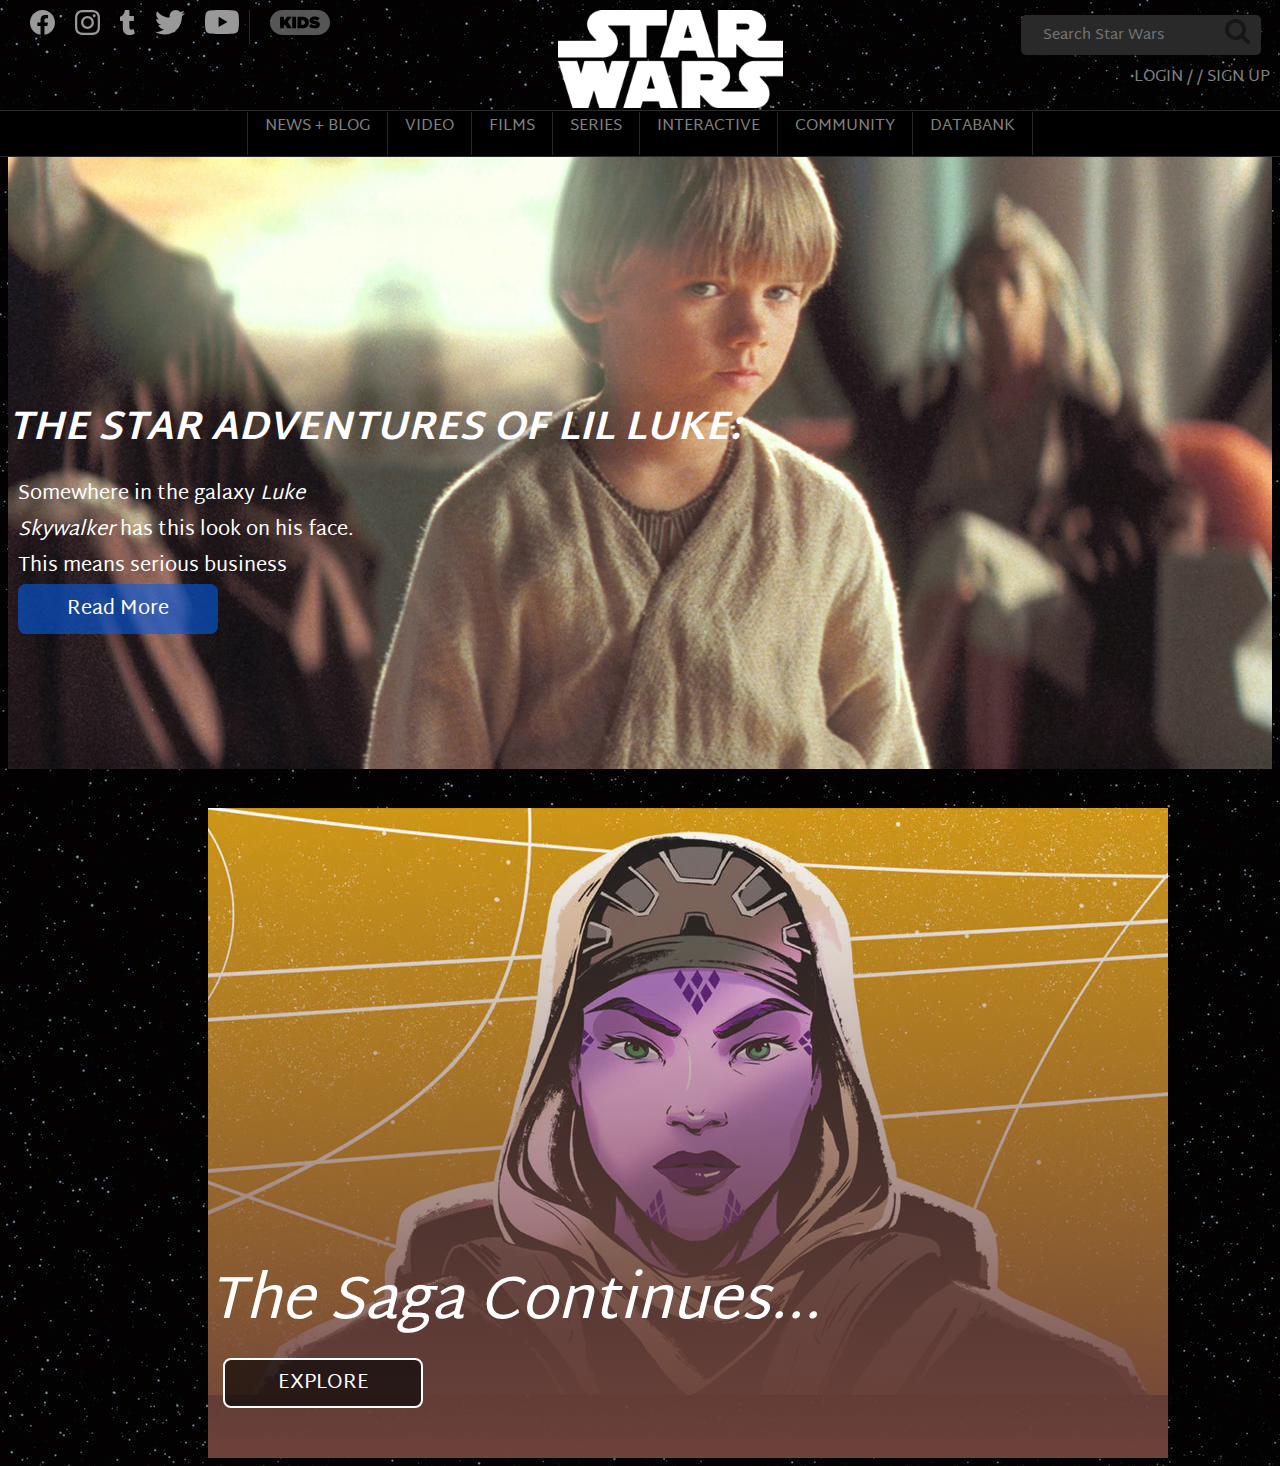
<file: index.html>
<!DOCTYPE html>
<html lang="en">
<head>
    <meta charset="UTF-8">
    <meta http-equiv="X-UA-Compatible" content="IE=edge">
    <meta name="viewport" content="width=device-width, initial-scale=1.0">
    <link rel="stylesheet" href="https://cdnjs.cloudflare.com/ajax/libs/font-awesome/4.7.0/css/font-awesome.min.css">
    <link rel="stylesheet" href="starWarsWebsite.css">
    <title>Star Wars Website</title>
</head>
<body background="./02-assets/starrySky.jpeg"> 
    <header >
    <div class="container">
        <div class="top-nav-items">
            <ul class="social-media-links">
                <li>
                    <a href="#" target="_blank"><img class="icons" src="./02-assets/facebook_logo.svg"></a>
                </li>
                <li>
                    <a href="#" target="_blank"><img src="./02-assets/instagram_logo.svg" alt="" class="icons"></a>
                </li>
                <li>
                    <a href="#" target="_blank"><img src="./02-assets/tumbler_logo.svg" alt="" class="icons"></a>
                </li>
                <li>
                        <a href="#" target="_blank"><img src="./02-assets/tiwtter_logo.svg" alt="" class="icons"></a>
                </li>
                <li>
                        <a href="#" target="_blank"><img src="./02-assets/youtube_logo.svg" alt="" class="icons"></a>
                </li>
                <li class="kidsContainer">
                <a href="#"><img src="./02-assets/icon_kids-dc39fc54f6c2.svg" alt="" class="icons" id="kids"></a>
                </li>
            </ul>
            
            <div class="logo">
            </div>
            <div class="search-bar">
                <input type="search" id="inside-search-bar" placeholder="     Search Star Wars"><i class="fa fa-search" aria-hidden="true"></i>></input>
                <div class="right-nav-items">
                    <a href="#" target="blank">LOGIN /</a> 
                    <a href="#" target="blank">  / SIGN UP</a>
                </div>
            </div>
        </div>
    </div>
    
        <nav class="nav">
            <div>  
                <ul class="menu">
                    <li class="menu-link">
                        <a href="#" target="_blank" class="link">NEWS + BLOG</a>
                    </li>
                    <li class="menu-link">
                        <a href="#" target="_blank" class="link">VIDEO</a>
                    </li>
                    <li class="menu-link">
                        <a href="#" target="_blank" class="link">FILMS</a>
                    </li>
                    <li class="menu-link">
                        <a href="#" target="_blank" class="link">SERIES</a>
                    </li>
                    <li class="menu-link">
                        <a href="#" target="_blank" class="link">INTERACTIVE</a>
                    </li>
                    <li class="menu-link">
                        <a href="#" target="_blank" class="link">COMMUNITY</a>
                    </li>
                    <li class="menu-link dataBank">
                        <a href="#" target="_blank" class="link">DATABANK</a>
                    </li>
                </ul>
            </div>
    </div>
        </nav>
        </header>  
        <div class="banner">Star Wars Streaming Anytime On <a href=""><img id="disneyLogo" src="./02-assets/disney_logo.svg" target="_blank" alt=""></a></div>
        <div class="carousel">
            <div class="insideCarousel"> 
            <h2><em>THE STAR ADVENTURES OF LIL LUKE:</em></h2>
            <p>Somewhere in the galaxy <em>Luke Skywalker</em> has this look on his face. This means serious business<a href="about: blank" target="_blank"><button class=readMorebtn type="button">Read More</button></a></p>
            
            
            </div>
        </div>
    <div class="secondImage">
        <div class="insideSecondImg"><a href="about: blank" target="_blank"><button class="explorebtn">EXPLORE</button></a><em id="sagactn">The Saga Continues...</em></div>
</div>
</body>
</html>
</file>
<file: starWarsWebsite.css>
@import url('https://fonts.googleapis.com/css2?family=Martel+Sans&display=swap');
:root{
    --main-font:'Martel Sans', sans-serif; 
    --main-font-color: grey;
}
header{
    position: fixed;
    background-image: url("./02-assets/starrySky.jpeg");
    width: 100%;
    top: 0;
    left: 0px;
}
.container{
    width: 100%;
    max-width: 122rem;
    margin-bottom: none;
    padding-bottom: none;
}
.top-nav-items{
    display: flex;
    justify-content: space-between;
    padding-top: 10px;
}
.search-bar{
    right: 10px;
    margin: 5px 5px;
    padding: 0px 5px 0px 5px;
}
#inside-search-bar{
    height: 40px;
    width: 240px;
    text-align: left;
    color: var(--main-font-color);
    font-family: var(--main-font);
    font-size: 15px;
    background-color:#292929;
    border: none;
    opacity: 1;
    border-radius: 5px;
}
.fa-search{
    font-size: 20pt;
    color:#181616;  
    z-index: 1;
    position: absolute; 
    margin-top: 3px;
    right: 30px;
    
}
.right-nav-items{
    font-family: var(--main-font);
    color:var(--main-font-color);
    margin-top: 8px; 
    text-align: right;  
}
.icons{
    height: 25px;
    padding: 0 10px;
} 
.kidsContainer{
    border-left: 1px solid #292929;
    padding-left: 20px;
    height: 35px;
}
#kids{
    width: 40px;
    background-color: rgba(211, 211, 211, 0.404);
    padding: 6;
    align-items: center;
    border-radius: 30px;
    border-width: 5px;
    
}
.social-media-links{
    display: flex;
    flex-direction: row;
    justify-content: flex-start;
    margin: 0 0;
    padding: 15 0 0 0;
}

.left-nav-items{
    align-items: flex-start;
    
}
a{
    text-decoration: none;
    color: grey;
}
a:hover{
    color: white;
}
ul{
    margin-top: 10px;
    padding-inline-start: 20px;
    list-style-type: none;
}
.link{
    font-family: var(--main-font);
    color: var(--main-font-color);  
    padding: 0px 17px;
    height: 50px;
    justify-content: center;
}    
.menu{
    display: flex;
    justify-content: center;
    align-items: center;
    border: solid #292929;
    background-color: black;
    border-width: 1px;
    height: 45px;
    padding: 0px;
    opacity: 1;
    border-left: none;
    border-right: none;
    margin: 0;
}
.menu-link{
    border-top: none;
    border-bottom: none;
    border-left: 1.3px solid #292929; 
    text-align: center;
    margin-top: 10px;
    margin-bottom: 10px; 
    margin-right: 0px;
    height: 42.7px;
}
.dataBank{
    font-family: var(--main-font);
    color: var(--main-font-color);
    border-right: 1.3px solid #292929;
    left: 0;  
}
/* Needed to add something */
.logo{
    background-size: contain;
    height: 100px;
    width: 225px; 
    margin: none;
    background-image: url("./02-assets/sw_logo_stacked-336c62367939.png");
    background-repeat: no-repeat;
}
.banner{
    height: 50px;
    background-color: #34333854;
    margin-top: none;
    display: flex;
    flex-direction: row;
    align-items: center;
    top: 10px;
    justify-content: center;
    font-family: var(--main-font);
    font-size: 10pt;
    font-weight: lighter;
    color: grey;
}
#disneyLogo{
    height: 35px;
    margin-left: 5px;
    margin-bottom: 8px;
}
.carousel{
    background-image: url("./02-assets/young-sky.jpeg");
    background-size: 100%;
    width: 100%;
    max-width: 100%;
    height: 750px;
    left:10px;
    background-repeat: no-repeat;
    display: flex; 
    flex-direction: column;
    justify-content: space-around;
    
}
.insideCarousel{
    display: flex;
    flex-direction: column;
}
.readMorebtn{
    height: 50px;
    width: 200px;
    font-family: var(--main-font);
    font-size: 15pt;
    color: white;
    background-color: #055ce898;
    border-radius: 8px;
    border: none;
    box-shadow: #181616;
    align-self: flex-end;
}
.readMorebtn:hover{
    background-color:  #055ce8;
}
h2{
    font-family: var(--main-font);
    font-size: 30pt;
    color: white;
    margin-bottom: 0;
}
p{
    font-family: var(--main-font);
    font-size: 15pt;
    color: white;
    height: 30px;
    width: 350px;
    margin: 10px 0 0 10px;
}
.secondImage{
    background-image: linear-gradient(rgb(109,66,59,0),rgb(109,66,59,1)),url("./02-assets/ady-new-swcom-slide-mobile-_2_aba61103.jpeg");
    height: 600px;
    width: 960px;
    display: flex;
    padding-bottom: 50px;
    background-repeat: no-repeat;
    margin-left: 200px; 
    margin-top: none; 
    margin-right: auto; 
} 
.fa_angle-left{
    height: 30px;
    width: 50px;
}
.explorebtn{
height: 50px;
width: 200px;
font-family: var(--main-font);
font-size: 15pt;
color: white;
background-color: rgba(3, 3, 3, 0.63);
margin-left: 15px;
border-radius: 8px;
border: 2.5px solid white;
top: 0;
box-shadow: #181616;
}
.explorebtn:hover{
    background-color: #181616;
}
h1{
    font-family: var(--main-font);
    color: white;
    font-size: 45pt;
}
.insideSecondImg{
    display: flex; 
    flex-direction: column-reverse; 
    align-items: flex-start;
    
    
}
#sagactn{
    font-family: var(--main-font);
    color: white;
    font-size: 45pt;
}
</file>
